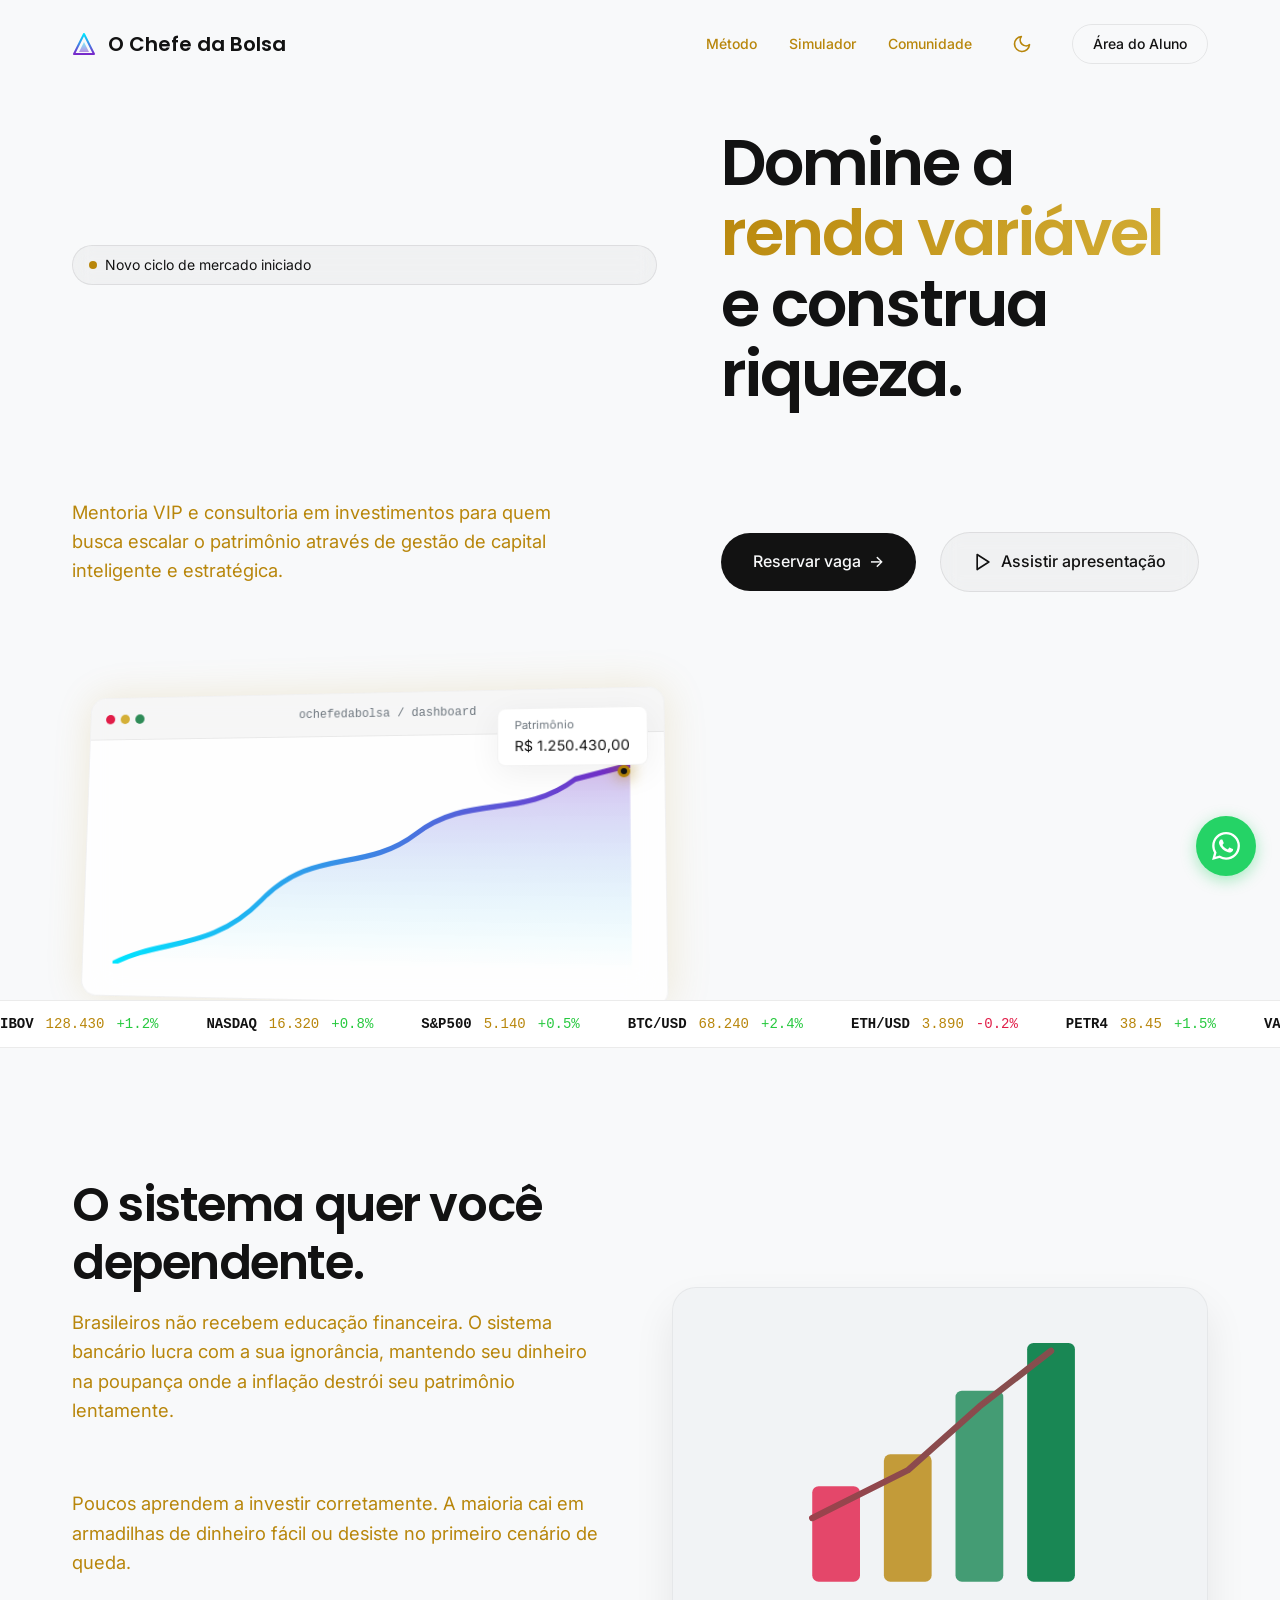
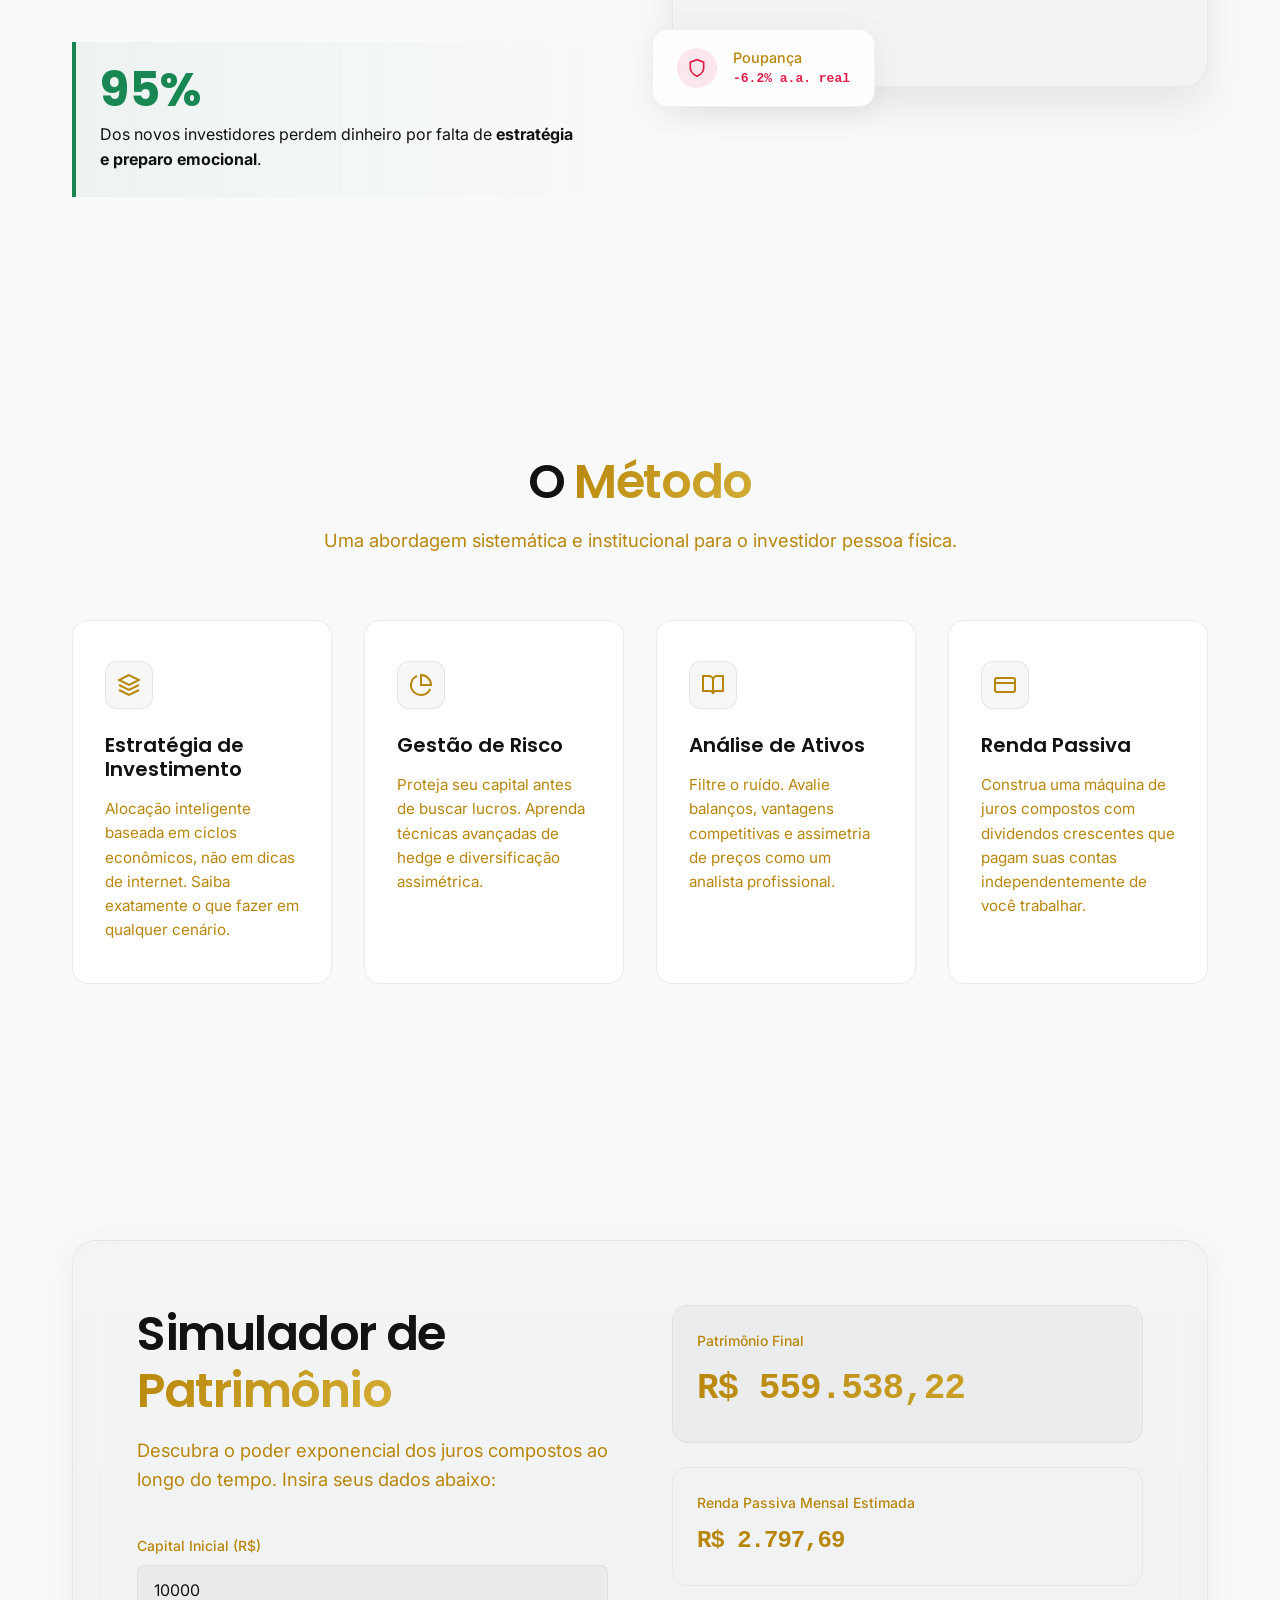
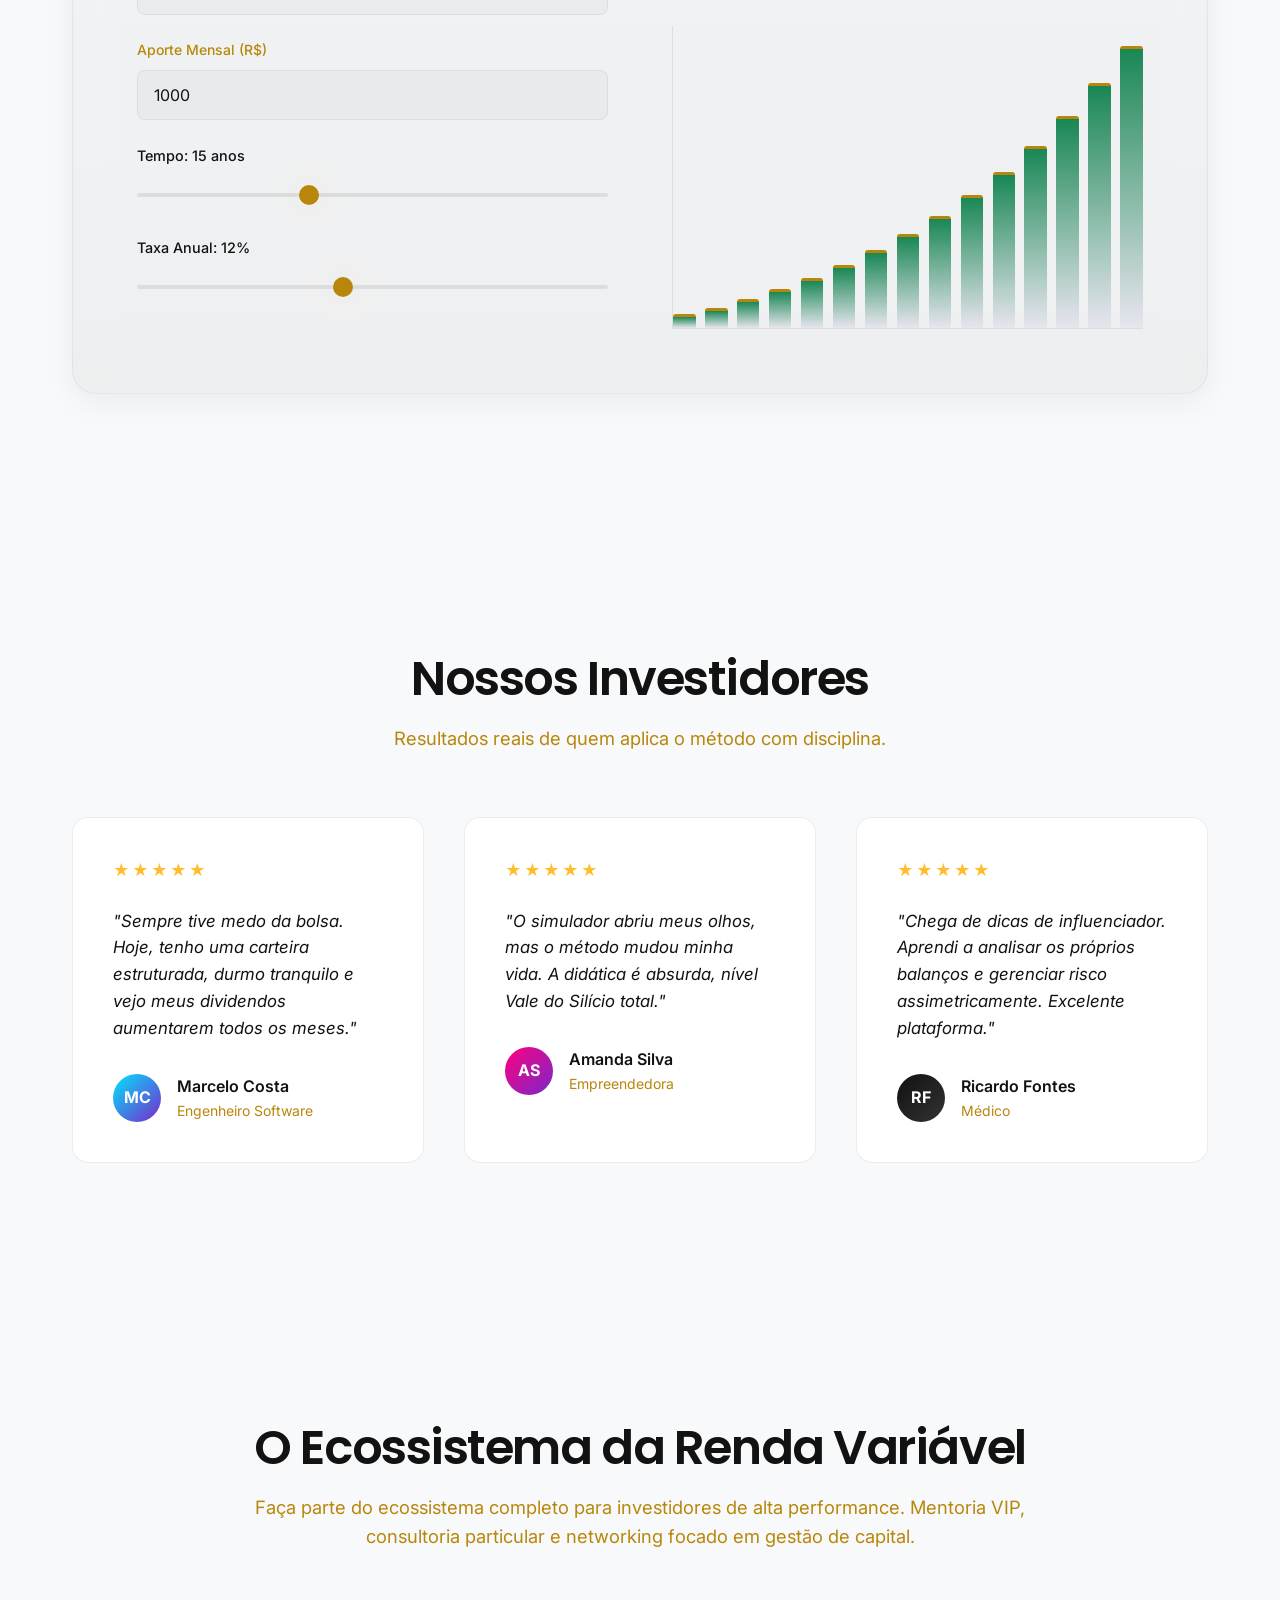
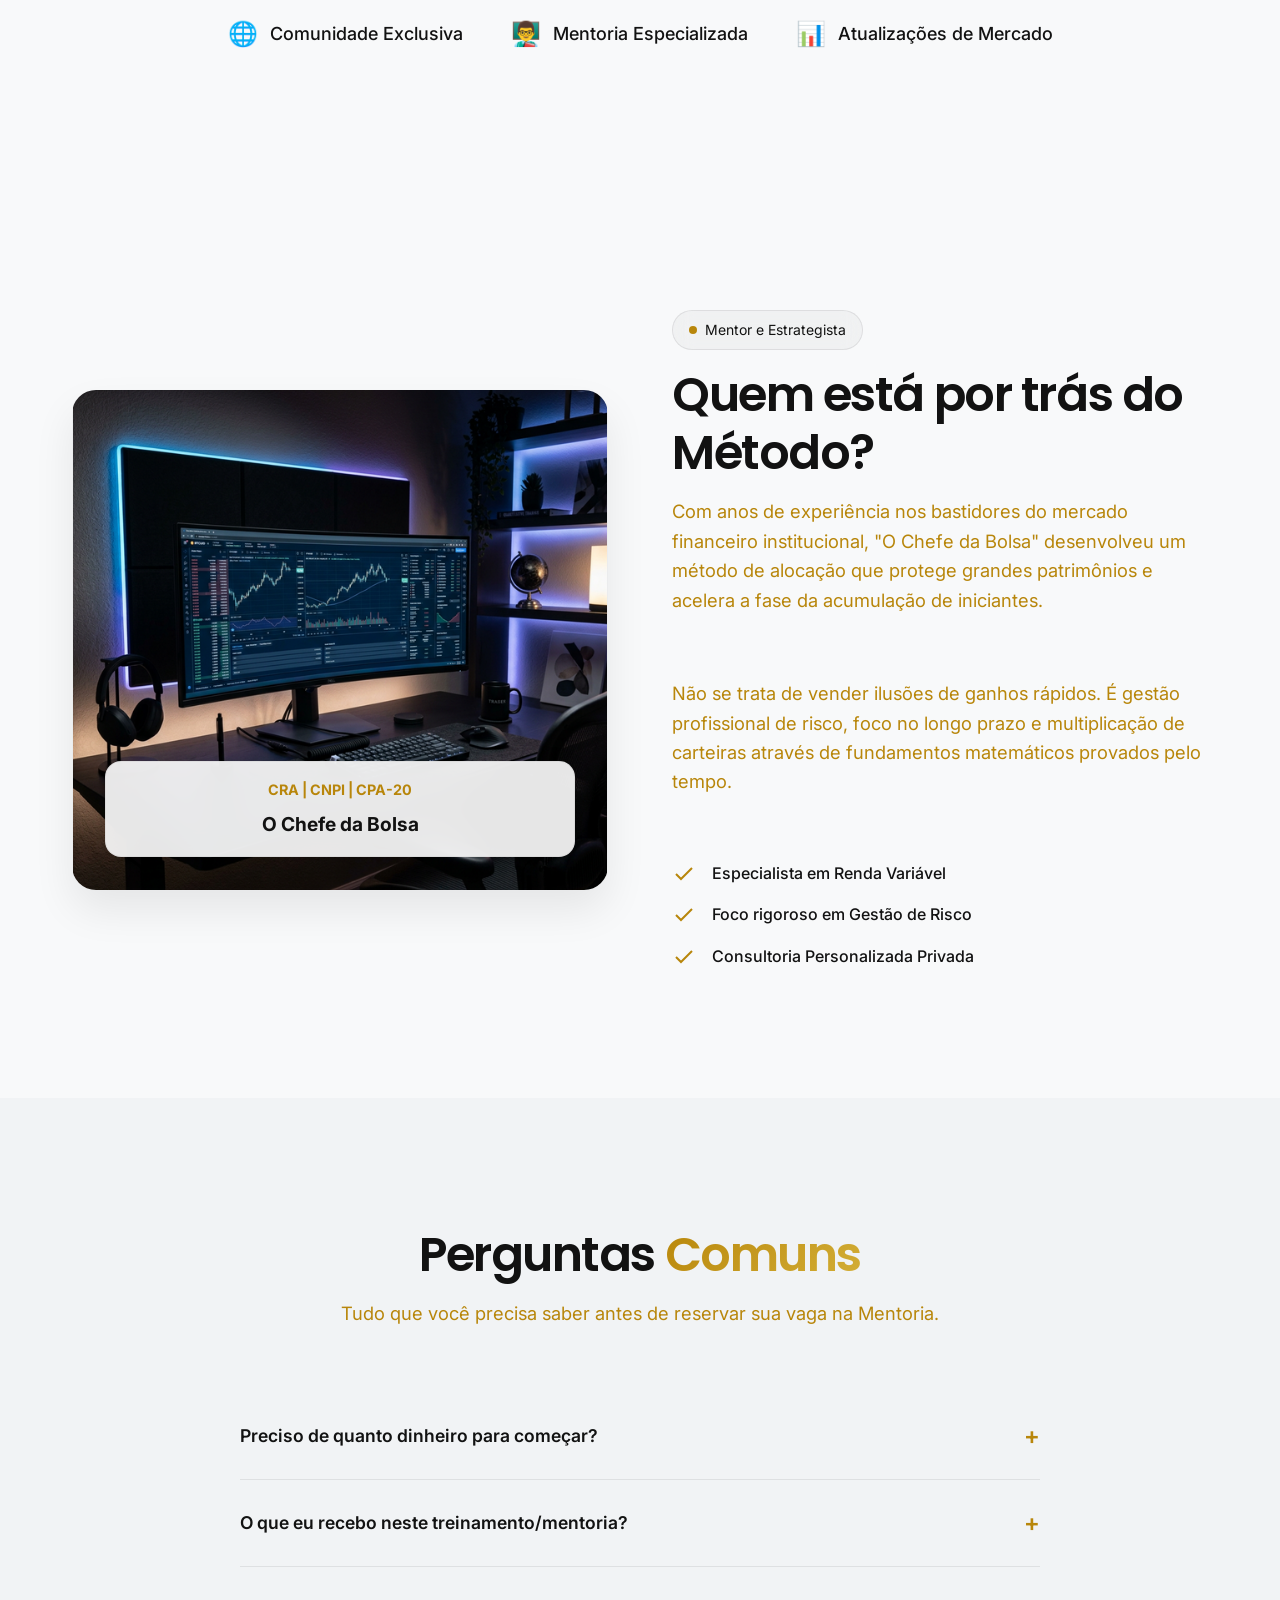
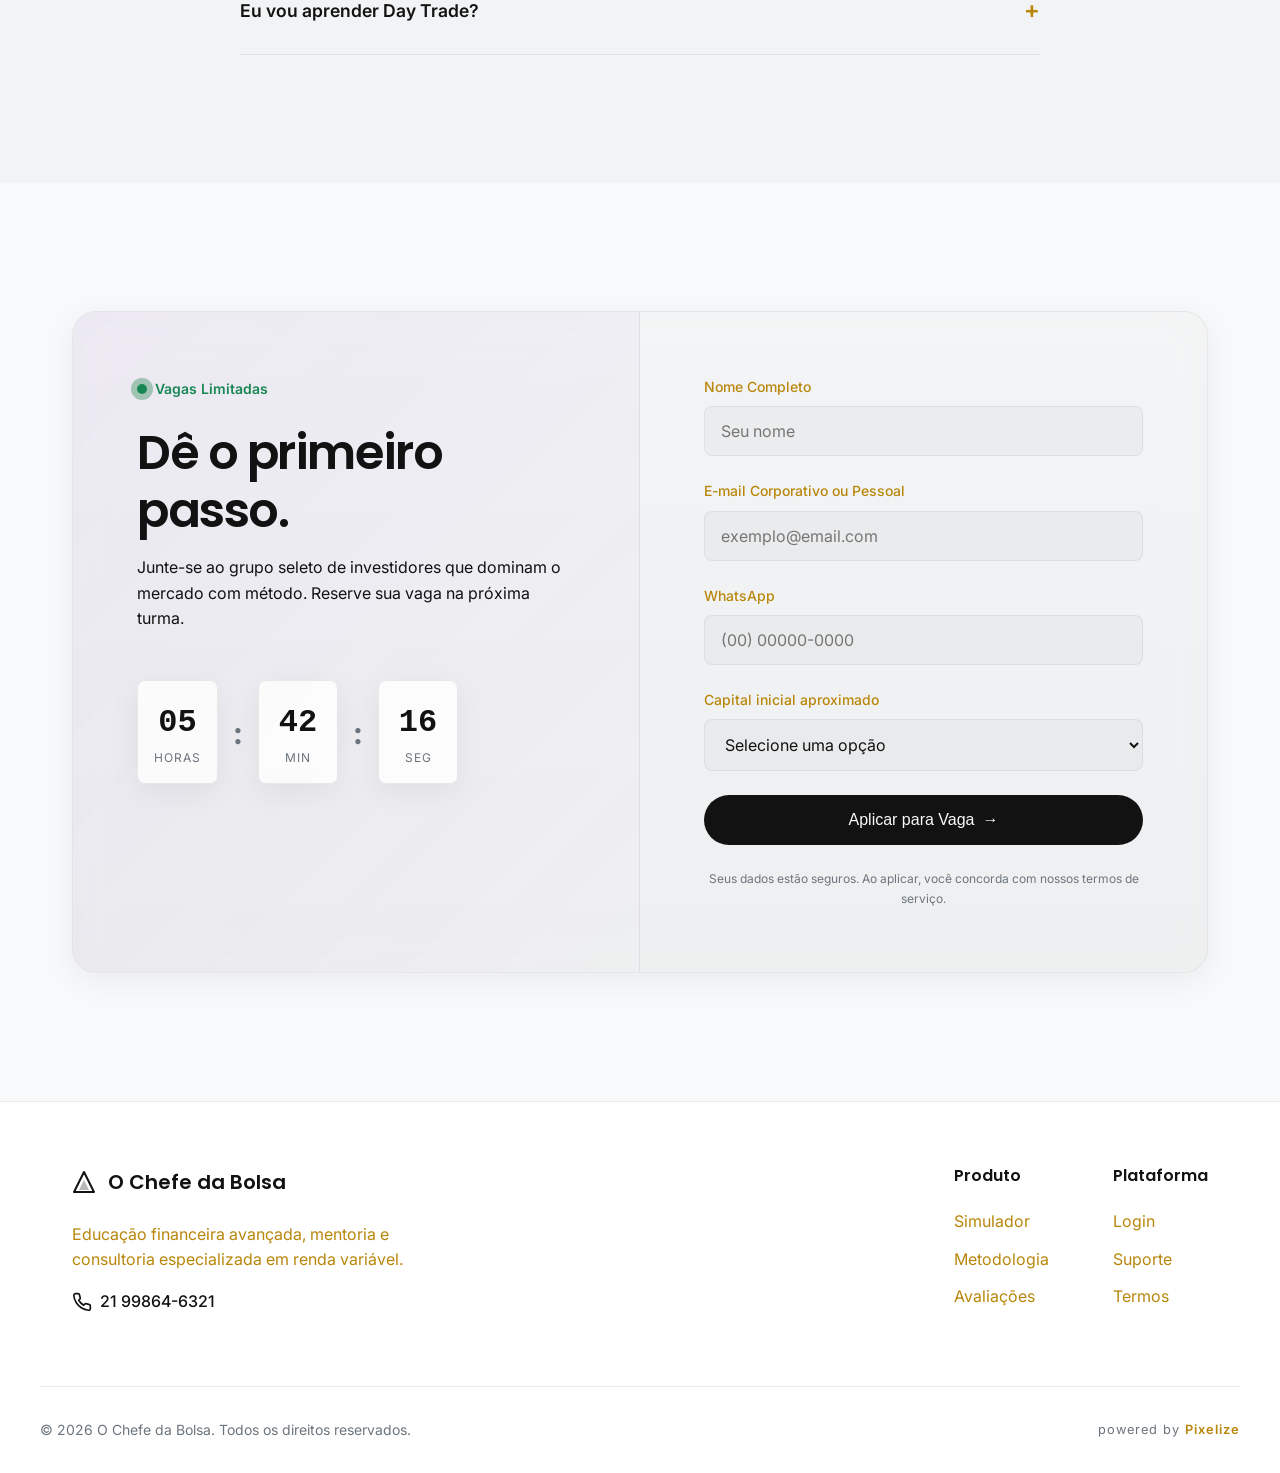
<file: ochefedabolsa/index.html>
<!DOCTYPE html>
<html lang="pt-BR">
<head>
    <meta charset="UTF-8">
    <meta name="viewport" content="width=device-width, initial-scale=1.0">
    <title>O Chefe da Bolsa | Domine o mercado financeiro</title>
    <meta name="description" content="Aprenda a construir patrimônio com estratégia, inteligência e disciplina. Plataforma premium de inteligência financeira.">
    
    <link rel="preconnect" href="https://fonts.googleapis.com">
    <link rel="preconnect" href="https://fonts.gstatic.com" crossorigin>
    <link href="https://fonts.googleapis.com/css2?family=Inter:wght@300;400;500;600;700&family=Poppins:wght@500;600;700&display=swap" rel="stylesheet">
    <link rel="stylesheet" href="css/style.css">
    <script>
        const savedTheme = localStorage.getItem('theme') || (window.matchMedia('(prefers-color-scheme: light)').matches ? 'light' : 'dark');
        document.documentElement.setAttribute('data-theme', savedTheme);
    </script>
</head>
<body>
    <div class="glow-orb orb-1"></div>
    <div class="glow-orb orb-2"></div>

    <!-- Navigation -->
    <header class="navbar" id="navbar">
        <div class="container nav-container">
            <div class="logo">
                <svg width="24" height="24" viewBox="0 0 24 24" fill="none" xmlns="http://www.w3.org/2000/svg">
                    <path d="M12 2L2 22H22L12 2Z" stroke="url(#paint0_linear)" stroke-width="2" stroke-linejoin="round"/>
                    <path d="M12 10L7 20H17L12 10Z" fill="url(#paint1_linear)"/>
                    <defs>
                        <linearGradient id="paint0_linear" x1="12" y1="2" x2="12" y2="22" gradientUnits="userSpaceOnUse">
                            <stop stop-color="#00E5FF"/>
                            <stop offset="1" stop-color="#7928CA"/>
                        </linearGradient>
                        <linearGradient id="paint1_linear" x1="12" y1="10" x2="12" y2="20" gradientUnits="userSpaceOnUse">
                            <stop stop-color="#00E5FF" stop-opacity="0.5"/>
                            <stop offset="1" stop-color="#7928CA" stop-opacity="0.5"/>
                        </linearGradient>
                    </defs>
                </svg>
                <span>O Chefe da Bolsa</span>
            </div>
            <nav class="nav-links">
                <a href="#solucao">Método</a>
                <a href="#simulador">Simulador</a>
                <a href="#comunidade">Comunidade</a>
                <button id="theme-toggle" class="btn-theme" aria-label="Toggle Theme">
                    <svg class="sun-icon" width="20" height="20" viewBox="0 0 24 24" fill="none" stroke="currentColor" stroke-width="2" stroke-linecap="round" stroke-linejoin="round"><circle cx="12" cy="12" r="5"></circle><line x1="12" y1="1" x2="12" y2="3"></line><line x1="12" y1="21" x2="12" y2="23"></line><line x1="4.22" y1="4.22" x2="5.64" y2="5.64"></line><line x1="18.36" y1="18.36" x2="19.78" y2="19.78"></line><line x1="1" y1="12" x2="3" y2="12"></line><line x1="21" y1="12" x2="23" y2="12"></line><line x1="4.22" y1="19.78" x2="5.64" y2="18.36"></line><line x1="18.36" y1="5.64" x2="19.78" y2="4.22"></line></svg>
                    <svg class="moon-icon" width="20" height="20" viewBox="0 0 24 24" fill="none" stroke="currentColor" stroke-width="2" stroke-linecap="round" stroke-linejoin="round"><path d="M21 12.79A9 9 0 1 1 11.21 3 7 7 0 0 0 21 12.79z"></path></svg>
                </button>
                <a href="#reserva" class="btn btn-sm btn-outline">Área do Aluno</a>
            </nav>
            <button class="hamburger" id="hamburger" aria-label="Menu">
                <span></span>
                <span></span>
                <span></span>
            </button>
        </div>
    </header>

    <!-- Hero Section -->
    <section class="hero">
        <div class="hero-bg">
            <!-- Inline SVG abstract background -->
            <svg class="hero-image" viewBox="0 0 1000 600" preserveAspectRatio="none" xmlns="http://www.w3.org/2000/svg">
                <defs>
                    <linearGradient id="grid-grad" x1="0%" y1="0%" x2="100%" y2="100%">
                        <stop offset="0%" stop-color="#2e8b57" stop-opacity="0.1"/>
                        <stop offset="100%" stop-color="#d4af37" stop-opacity="0.1"/>
                    </linearGradient>
                    <pattern id="grid" width="40" height="40" patternUnits="userSpaceOnUse">
                        <path d="M 40 0 L 0 0 0 40" fill="none" stroke="url(#grid-grad)" stroke-width="1"/>
                    </pattern>
                </defs>
                <rect width="100%" height="100%" fill="url(#grid)" />
                <path d="M0,400 Q200,300 400,350 T800,200 T1000,100" fill="none" stroke="#2e8b57" stroke-width="2" stroke-opacity="0.3"/>
                <path d="M0,500 Q300,450 600,300 T1000,200" fill="none" stroke="#d4af37" stroke-width="2" stroke-opacity="0.3"/>
            </svg>
            <div class="hero-overlay"></div>
        </div>
        <div class="container hero-content">
            <div class="hero-badge">
                <span class="badge-dot"></span>
                Novo ciclo de mercado iniciado
            </div>
            <h1 class="hero-title">
                Domine a <span class="gradient-text">renda variável</span> e construa riqueza.
            </h1>
            <p class="hero-subtitle">
                Mentoria VIP e consultoria em investimentos para quem busca escalar o patrimônio através de gestão de capital inteligente e estratégica.
            </p>
            <div class="hero-actions">
                <a href="#reserva" class="btn btn-primary">Reservar vaga <span class="arrow">→</span></a>
                <a href="#video" class="btn btn-secondary">
                    <svg width="20" height="20" viewBox="0 0 24 24" fill="none" stroke="currentColor" stroke-width="2" stroke-linecap="round" stroke-linejoin="round"><polygon points="5 3 19 12 5 21 5 3"></polygon></svg>
                    Assistir apresentação
                </a>
            </div>
            
            <div class="hero-ui-mockup">
                <div class="mockup-header">
                    <div class="dots"><span></span><span></span><span></span></div>
                    <div class="mockup-title">ochefedabolsa / dashboard</div>
                </div>
                <div class="mockup-body">
                    <div class="mockup-chart-container">
                        <svg class="mockup-chart" viewBox="0 0 500 150" preserveAspectRatio="none">
                            <path class="chart-line" d="M0,150 C50,130 100,140 150,100 C200,60 250,80 300,50 C350,20 400,40 450,10 L500,0" fill="none" stroke="url(#chart-gradient)" stroke-width="4" stroke-linecap="round"/>
                            <path class="chart-area" d="M0,150 C50,130 100,140 150,100 C200,60 250,80 300,50 C350,20 400,40 450,10 L500,0 L500,150 L0,150 Z" fill="url(#area-gradient)"/>
                            <defs>
                                <linearGradient id="chart-gradient" x1="0" y1="0" x2="1" y2="0">
                                    <stop offset="0%" stop-color="#00E5FF"/>
                                    <stop offset="100%" stop-color="#7928CA"/>
                                </linearGradient>
                                <linearGradient id="area-gradient" x1="0" y1="0" x2="0" y2="1">
                                    <stop offset="0%" stop-color="#7928CA" stop-opacity="0.3"/>
                                    <stop offset="100%" stop-color="#00E5FF" stop-opacity="0.0"/>
                                </linearGradient>
                            </defs>
                        </svg>
                        <div class="chart-point">
                            <div class="point-tooltip"><div>Patrimônio</div>R$ 1.250.430,00</div>
                        </div>
                    </div>
                </div>
            </div>
        </div>
    </section>

    <!-- Market Ticker -->
    <div class="ticker-wrapper">
        <div class="ticker-content" id="market-ticker">
            <!-- Populated by JS -->
        </div>
        <div class="ticker-content ticker-clone" id="market-ticker-clone">
            <!-- Populated by JS -->
        </div>
    </div>

    <!-- Problem Section -->
    <section class="section problem-section" id="problema">
        <div class="container">
            <div class="problem-grid">
                <div class="problem-content reveal">
                    <h2 class="section-title">O sistema quer você dependente.</h2>
                    <p class="section-desc">Brasileiros não recebem educação financeira. O sistema bancário lucra com a sua ignorância, mantendo seu dinheiro na poupança onde a inflação destrói seu patrimônio lentamente.</p>
                    <p class="section-desc">Poucos aprendem a investir corretamente. A maioria cai em armadilhas de dinheiro fácil ou desiste no primeiro cenário de queda.</p>
                    <div class="stat-box">
                        <div class="stat-number">95%</div>
                        <div class="stat-text">Dos novos investidores perdem dinheiro por falta de <strong>estratégia e preparo emocional</strong>.</div>
                    </div>
                </div>
                <div class="problem-visual reveal right">
                    <div class="rounded-image shadow-premium" style="background: var(--bg-surface-glow); height: 400px; display: flex; align-items: center; justify-content: center; position: relative; overflow: hidden;">
                        <svg width="80%" height="80%" viewBox="0 0 200 200" fill="none" xmlns="http://www.w3.org/2000/svg">
                            <rect x="20" y="100" width="30" height="60" rx="4" fill="#e11d48" fill-opacity="0.8"/>
                            <rect x="65" y="80" width="30" height="80" rx="4" fill="var(--primary)" fill-opacity="0.8"/>
                            <rect x="110" y="40" width="30" height="120" rx="4" fill="var(--secondary)" fill-opacity="0.8"/>
                            <rect x="155" y="10" width="30" height="150" rx="4" fill="var(--secondary)" fill-opacity="1"/>
                            <path d="M20 120 L80 90 L125 50 L170 15" stroke="url(#line-grad-2)" stroke-width="4" stroke-linecap="round" stroke-linejoin="round"/>
                            <defs>
                                <linearGradient id="line-grad-2" x1="0" y1="0" x2="200" y2="200" gradientUnits="userSpaceOnUse">
                                    <stop stop-color="#e11d48"/>
                                    <stop offset="1" stop-color="var(--secondary)"/>
                                </linearGradient>
                            </defs>
                        </svg>
                    </div>
                    <div class="glass-card floating-card-1">
                        <div class="card-icon error">
                            <svg width="20" height="20" viewBox="0 0 24 24" fill="none" stroke="currentColor" stroke-width="2"><path d="M12 22s8-4 8-10V5l-8-3-8 3v7c0 6 8 10 8 10z"></path></svg>
                        </div>
                        <div class="card-info">
                            <div class="card-title">Poupança</div>
                            <div class="card-value negative">-6.2% a.a. real</div>
                        </div>
                    </div>
                </div>
            </div>
        </div>
    </section>

    <!-- Solution Section -->
    <section class="section solution-section" id="solucao">
        <div class="container">
            <div class="section-header center reveal">
                <h2 class="section-title">O <span class="gradient-text">Método</span></h2>
                <p class="section-desc">Uma abordagem sistemática e institucional para o investidor pessoa física.</p>
            </div>
            
            <div class="cards-grid">
                <div class="feature-card reveal delay-1">
                    <div class="card-glow"></div>
                    <div class="card-icon-wrapper">
                        <svg width="24" height="24" viewBox="0 0 24 24" fill="none" stroke="currentColor" stroke-width="2"><polygon points="12 2 2 7 12 12 22 7 12 2"></polygon><polyline points="2 17 12 22 22 17"></polyline><polyline points="2 12 12 17 22 12"></polyline></svg>
                    </div>
                    <h3>Estratégia de Investimento</h3>
                    <p>Alocação inteligente baseada em ciclos econômicos, não em dicas de internet. Saiba exatamente o que fazer em qualquer cenário.</p>
                </div>
                <div class="feature-card reveal delay-2">
                    <div class="card-glow"></div>
                    <div class="card-icon-wrapper">
                        <svg width="24" height="24" viewBox="0 0 24 24" fill="none" stroke="currentColor" stroke-width="2"><path d="M21.21 15.89A10 10 0 1 1 8 2.83"></path><path d="M22 12A10 10 0 0 0 12 2v10z"></path></svg>
                    </div>
                    <h3>Gestão de Risco</h3>
                    <p>Proteja seu capital antes de buscar lucros. Aprenda técnicas avançadas de hedge e diversificação assimétrica.</p>
                </div>
                <div class="feature-card reveal delay-3">
                    <div class="card-glow"></div>
                    <div class="card-icon-wrapper">
                        <svg width="24" height="24" viewBox="0 0 24 24" fill="none" stroke="currentColor" stroke-width="2"><path d="M2 3h6a4 4 0 0 1 4 4v14a3 3 0 0 0-3-3H2z"></path><path d="M22 3h-6a4 4 0 0 0-4 4v14a3 3 0 0 1 3-3h7z"></path></svg>
                    </div>
                    <h3>Análise de Ativos</h3>
                    <p>Filtre o ruído. Avalie balanços, vantagens competitivas e assimetria de preços como um analista profissional.</p>
                </div>
                <div class="feature-card reveal delay-4">
                    <div class="card-glow"></div>
                    <div class="card-icon-wrapper">
                        <svg width="24" height="24" viewBox="0 0 24 24" fill="none" stroke="currentColor" stroke-width="2"><rect x="2" y="5" width="20" height="14" rx="2"></rect><line x1="2" y1="10" x2="22" y2="10"></line></svg>
                    </div>
                    <h3>Renda Passiva</h3>
                    <p>Construa uma máquina de juros compostos com dividendos crescentes que pagam suas contas independentemente de você trabalhar.</p>
                </div>
            </div>
        </div>
    </section>

    <!-- Interactive Simulator -->
    <section class="section simulator-section" id="simulador">
        <div class="container">
            <div class="simulator-wrapper glass-panel reveal">
                <div class="simulator-content">
                    <h2 class="section-title">Simulador de <span class="gradient-text">Patrimônio</span></h2>
                    <p class="section-desc">Descubra o poder exponencial dos juros compostos ao longo do tempo. Insira seus dados abaixo:</p>
                    
                    <div class="form-group">
                        <label for="capital">Capital Inicial (R$)</label>
                        <input type="number" id="capital" value="10000" class="input-modern">
                    </div>
                    <div class="form-group">
                        <label for="aporte">Aporte Mensal (R$)</label>
                        <input type="number" id="aporte" value="1000" class="input-modern">
                    </div>
                    <div class="form-range-group">
                        <div class="range-header">
                            <label for="tempo">Tempo: <span id="tempo-val">15</span> anos</label>
                        </div>
                        <input type="range" id="tempo" min="1" max="40" value="15" class="range-modern">
                    </div>
                    <div class="form-range-group">
                        <div class="range-header">
                            <label for="taxa">Taxa Anual: <span id="taxa-val">12</span>%</label>
                        </div>
                        <input type="range" id="taxa" min="2" max="25" value="12" step="0.5" class="range-modern">
                    </div>
                </div>
                <div class="simulator-results">
                    <div class="result-card">
                        <div class="result-label">Patrimônio Final</div>
                        <div class="result-value gradient-text" id="resultado-patrimonio">R$ 0,00</div>
                    </div>
                    <div class="result-card secondary">
                        <div class="result-label">Renda Passiva Mensal Estimada</div>
                        <div class="result-value" id="resultado-renda">R$ 0,00</div>
                    </div>
                    <div class="simulator-chart" id="sim-chart-container">
                        <!-- Chart generated via JS -->
                    </div>
                </div>
            </div>
        </div>
    </section>

    <!-- Social Proof -->
    <section class="section">
        <div class="container">
            <div class="section-header center reveal">
                <h2 class="section-title">Nossos Investidores</h2>
                <p class="section-desc">Resultados reais de quem aplica o método com disciplina.</p>
            </div>
            
            <div class="testimonials-grid">
                <div class="testimonial-card reveal">
                    <div class="stars">★★★★★</div>
                    <p class="quote">"Sempre tive medo da bolsa. Hoje, tenho uma carteira estruturada, durmo tranquilo e vejo meus dividendos aumentarem todos os meses."</p>
                    <div class="author">
                        <div class="author-avatar" style="background: linear-gradient(135deg, #00E5FF, #7928CA)">MC</div>
                        <div>
                            <div class="author-name">Marcelo Costa</div>
                            <div class="author-role">Engenheiro Software</div>
                        </div>
                    </div>
                </div>
                <div class="testimonial-card reveal delay-1">
                    <div class="stars">★★★★★</div>
                    <p class="quote">"O simulador abriu meus olhos, mas o método mudou minha vida. A didática é absurda, nível Vale do Silício total."</p>
                    <div class="author">
                        <div class="author-avatar" style="background: linear-gradient(135deg, #ff0080, #7928CA)">AS</div>
                        <div>
                            <div class="author-name">Amanda Silva</div>
                            <div class="author-role">Empreendedora</div>
                        </div>
                    </div>
                </div>
                <div class="testimonial-card reveal delay-2">
                    <div class="stars">★★★★★</div>
                    <p class="quote">"Chega de dicas de influenciador. Aprendi a analisar os próprios balanços e gerenciar risco assimetricamente. Excelente plataforma."</p>
                    <div class="author">
                        <div class="author-avatar" style="background: linear-gradient(135deg, #111, #333)">RF</div>
                        <div>
                            <div class="author-name">Ricardo Fontes</div>
                            <div class="author-role">Médico</div>
                        </div>
                    </div>
                </div>
            </div>
        </div>
    </section>

    <!-- Community -->
    <section class="section community-section" id="comunidade">
        <div class="container center reveal">
            <h2 class="section-title">O Ecossistema da Renda Variável</h2>
            <p class="section-desc max-w-lg mx-auto">Faça parte do ecossistema completo para investidores de alta performance. Mentoria VIP, consultoria particular e networking focado em gestão de capital.</p>
            
            <div class="community-features">
                <div class="c-feature">
                    <div class="c-icon">🌐</div>
                    <span>Comunidade Exclusiva</span>
                </div>
                <div class="c-feature">
                    <div class="c-icon">👨‍🏫</div>
                    <span>Mentoria Especializada</span>
                </div>
                <div class="c-feature">
                    <div class="c-icon">📊</div>
                    <span>Atualizações de Mercado</span>
                </div>
            </div>
        </div>
    </section>

    <!-- Mentor Section -->
    <section class="section mentor-section" id="mentor">
        <div class="container">
            <div class="problem-grid">
                <div class="problem-visual reveal left">
                    <div class="rounded-image shadow-premium" style="background: url('figures/trader.jpg') center/cover no-repeat; height: 500px; display: flex; align-items: flex-end; padding: 2rem;">
                         <div class="glass-card" style="position: relative; width: 100%; bottom: 0; left: 0; animation: none;">
                            <div class="card-info" style="text-align: center; width: 100%;">
                                <div class="card-title" style="color: var(--primary); font-weight: bold; margin-bottom: 0.5rem;">CRA | CNPI | CPA-20</div>
                                <div class="card-value" style="font-size: 1.2rem;">O Chefe da Bolsa</div>
                            </div>
                        </div>
                    </div>
                </div>
                <div class="problem-content reveal">
                    <div class="hero-badge" style="margin-bottom: 1rem;"><span class="badge-dot"></span> Mentor e Estrategista</div>
                    <h2 class="section-title">Quem está por trás do Método?</h2>
                    <p class="section-desc">Com anos de experiência nos bastidores do mercado financeiro institucional, "O Chefe da Bolsa" desenvolveu um método de alocação que protege grandes patrimônios e acelera a fase da acumulação de iniciantes.</p>
                    <p class="section-desc">Não se trata de vender ilusões de ganhos rápidos. É gestão profissional de risco, foco no longo prazo e multiplicação de carteiras através de fundamentos matemáticos provados pelo tempo.</p>
                    <ul style="list-style: none; margin-top: 2rem;">
                        <li style="margin-bottom: 1rem; display: flex; gap: 1rem; align-items: center; font-weight: 500;"><svg width="24" height="24" viewBox="0 0 24 24" fill="none" stroke="var(--primary)" stroke-width="2"><polyline points="20 6 9 17 4 12"></polyline></svg> Especialista em Renda Variável</li>
                        <li style="margin-bottom: 1rem; display: flex; gap: 1rem; align-items: center; font-weight: 500;"><svg width="24" height="24" viewBox="0 0 24 24" fill="none" stroke="var(--primary)" stroke-width="2"><polyline points="20 6 9 17 4 12"></polyline></svg> Foco rigoroso em Gestão de Risco</li>
                        <li style="display: flex; gap: 1rem; align-items: center; font-weight: 500;"><svg width="24" height="24" viewBox="0 0 24 24" fill="none" stroke="var(--primary)" stroke-width="2"><polyline points="20 6 9 17 4 12"></polyline></svg> Consultoria Personalizada Privada</li>
                    </ul>
                </div>
            </div>
        </div>
    </section>

    <!-- FAQ Section -->
    <section class="section faq-section" id="faq" style="background: var(--bg-surface-glow)">
        <div class="container">
            <div class="section-header center reveal">
                <h2 class="section-title">Perguntas <span class="gradient-text">Comuns</span></h2>
                <p class="section-desc">Tudo que você precisa saber antes de reservar sua vaga na Mentoria.</p>
            </div>
            
            <div class="faq-container" style="max-width: 800px; margin: 0 auto;">
                <div class="faq-item reveal delay-1" style="border-bottom: 1px solid var(--border); padding: 1.5rem 0; cursor: pointer;">
                    <div class="faq-question" style="display: flex; justify-content: space-between; align-items: center; font-weight: 600; font-size: 1.1rem; color: var(--text-primary);">
                        Preciso de quanto dinheiro para começar?
                        <span class="faq-icon" style="color: var(--primary); font-size: 1.5rem; transition: transform 0.3s;">+</span>
                    </div>
                    <div class="faq-answer" style="max-height: 0; overflow: hidden; transition: max-height 0.3s ease; color: var(--text-secondary); margin-top: 0;">
                        <p style="padding-top: 1rem;">O método é desenhado percentualmente. Isso significa que ele funciona independentemente de você começar com R$ 1.000 ou R$ 1.000.000. Gestão de risco se aplica a qualquer magnitude financeira.</p>
                    </div>
                </div>
                <div class="faq-item reveal delay-2" style="border-bottom: 1px solid var(--border); padding: 1.5rem 0; cursor: pointer;">
                    <div class="faq-question" style="display: flex; justify-content: space-between; align-items: center; font-weight: 600; font-size: 1.1rem; color: var(--text-primary);">
                        O que eu recebo neste treinamento/mentoria?
                        <span class="faq-icon" style="color: var(--primary); font-size: 1.5rem; transition: transform 0.3s;">+</span>
                    </div>
                    <div class="faq-answer" style="max-height: 0; overflow: hidden; transition: max-height 0.3s ease; color: var(--text-secondary); margin-top: 0;">
                        <p style="padding-top: 1rem;">Você terá acesso a trilhas de aula atualizadas cobrindo do zero ao avançado em Renda Variável, além do suporte 1-a-1 via WhatsApp com o Chefe da Bolsa, lives quinzenais de monitoramento de mercado e nossas planilhas exclusivas de gestão e rebalanceamento dinâmico.</p>
                    </div>
                </div>
                <div class="faq-item reveal delay-3" style="border-bottom: 1px solid var(--border); padding: 1.5rem 0; cursor: pointer;">
                    <div class="faq-question" style="display: flex; justify-content: space-between; align-items: center; font-weight: 600; font-size: 1.1rem; color: var(--text-primary);">
                        Eu vou aprender Day Trade?
                        <span class="faq-icon" style="color: var(--primary); font-size: 1.5rem; transition: transform 0.3s;">+</span>
                    </div>
                    <div class="faq-answer" style="max-height: 0; overflow: hidden; transition: max-height 0.3s ease; color: var(--text-secondary); margin-top: 0;">
                        <p style="padding-top: 1rem;">Não. Focamos exclusivamente em *Wealth Building* (Criação de Riqueza). Nosso foco é Value Investing, Stock Picking estruturado e alocações assimétricas de longo e médio prazo. Estatisticamente, é assim que fortunas geracionais são criadas de forma segura.</p>
                    </div>
                </div>
            </div>
        </div>
    </section>

    <!-- Reservation Form -->
    <section class="section reservation-section" id="reserva">
        <div class="container">
            <div class="reservation-grid glass-panel reveal">
                <div class="reservation-info">
                    <div class="pulse-indicator">
                        <span class="pulse-ring"></span>
                        <span class="pulse-core"></span> Vagas Limitadas
                    </div>
                    <h2 class="section-title">Dê o primeiro passo.</h2>
                    <p>Junte-se ao grupo seleto de investidores que dominam o mercado com método. Reserve sua vaga na próxima turma.</p>
                    
                    <div class="scarcity-timer" id="timer">
                        <div class="time-block">
                            <span class="time-num" id="t-hours">05</span>
                            <span class="time-label">Horas</span>
                        </div>
                        <span class="colon">:</span>
                        <div class="time-block">
                            <span class="time-num" id="t-mins">42</span>
                            <span class="time-label">Min</span>
                        </div>
                        <span class="colon">:</span>
                        <div class="time-block">
                            <span class="time-num" id="t-secs">18</span>
                            <span class="time-label">Seg</span>
                        </div>
                    </div>
                </div>
                <div class="reservation-form">
                    <form id="lead-form">
                        <div class="form-group">
                            <label>Nome Completo</label>
                            <input type="text" class="input-modern" placeholder="Seu nome" required>
                        </div>
                        <div class="form-group">
                            <label>E-mail Corporativo ou Pessoal</label>
                            <input type="email" class="input-modern" placeholder="exemplo@email.com" required>
                        </div>
                        <div class="form-group">
                            <label>WhatsApp</label>
                            <input type="tel" class="input-modern" placeholder="(00) 00000-0000" required>
                        </div>
                        <div class="form-group">
                            <label>Capital inicial aproximado</label>
                            <select class="input-modern" required>
                                <option value="" disabled selected>Selecione uma opção</option>
                                <option value="1">Até R$ 10.000</option>
                                <option value="2">R$ 10.000 a R$ 50.000</option>
                                <option value="3">R$ 50.000 a R$ 100.000</option>
                                <option value="4">Mais de R$ 100.000</option>
                            </select>
                        </div>
                        <button type="submit" class="btn btn-primary btn-block">Aplicar para Vaga <span class="arrow">→</span></button>
                        <p class="form-footer">Seus dados estão seguros. Ao aplicar, você concorda com nossos termos de serviço.</p>
                    </form>
                </div>
            </div>
        </div>
    </section>

    <!-- Footer -->
    <footer class="footer">
        <div class="container footer-content">
            <div class="footer-brand">
                <div class="logo">
                     <svg width="24" height="24" viewBox="0 0 24 24" fill="none" xmlns="http://www.w3.org/2000/svg">
                        <path d="M12 2L2 22H22L12 2Z" stroke-width="2" stroke="currentColor" stroke-linejoin="round"/>
                        <path d="M12 10L7 20H17L12 10Z" fill="currentColor" fill-opacity="0.3"/>
                    </svg>
                    <span>O Chefe da Bolsa</span>
                </div>
                <p>Educação financeira avançada, mentoria e consultoria especializada em renda variável.</p>
                <div style="margin-top: 1rem; color: var(--text-primary); display: flex; align-items: center; gap: 0.5rem; font-weight: 500;">
                    <svg width="20" height="20" viewBox="0 0 24 24" fill="none" stroke="currentColor" stroke-width="2" stroke-linecap="round" stroke-linejoin="round"><path d="M22 16.92v3a2 2 0 0 1-2.18 2 19.79 19.79 0 0 1-8.63-3.07 19.5 19.5 0 0 1-6-6 19.79 19.79 0 0 1-3.07-8.67A2 2 0 0 1 4.11 2h3a2 2 0 0 1 2 1.72 12.84 12.84 0 0 0 .7 2.81 2 2 0 0 1-.45 2.11L8.09 9.91a16 16 0 0 0 6 6l1.27-1.27a2 2 0 0 1 2.11-.45 12.84 12.84 0 0 0 2.81.7A2 2 0 0 1 22 16.92z"></path></svg>
                    21 99864-6321
                </div>
            </div>
            <div class="footer-links">
                <div class="link-group">
                    <h4>Produto</h4>
                    <a href="#">Simulador</a>
                    <a href="#">Metodologia</a>
                    <a href="#">Avaliações</a>
                </div>
                <div class="link-group">
                    <h4>Plataforma</h4>
                    <a href="#">Login</a>
                    <a href="#">Suporte</a>
                    <a href="#">Termos</a>
                </div>
            </div>
        </div>
        <div class="container footer-bottom" style="display: flex; justify-content: space-between; align-items: center; flex-wrap: wrap; gap: 1rem;">
            <p>&copy; 2026 O Chefe da Bolsa. Todos os direitos reservados.</p>
            <p style="font-size: 0.8rem; letter-spacing: 1px;">powered by <span style="color: var(--primary); font-weight: 600;">Pixelize</span></p>
        </div>
    </footer>

    <!-- Floating WhatsApp Button -->
    <a href="https://wa.me/5521998646321" target="_blank" class="wpp-floating" aria-label="Fale conosco no WhatsApp">
        <svg viewBox="0 0 24 24" width="28" height="28" fill="white">
            <path d="M17.472 14.382c-.297-.149-1.758-.867-2.03-.967-.273-.099-.471-.148-.67.15-.197.297-.767.966-.94 1.164-.173.199-.347.223-.644.075-.297-.15-1.255-.463-2.39-1.475-.883-.788-1.48-1.761-1.653-2.059-.173-.297-.018-.458.13-.606.134-.133.298-.347.446-.52.149-.174.198-.298.298-.497.099-.198.05-.371-.025-.52-.075-.149-.669-1.612-.916-2.207-.242-.579-.487-.5-.669-.51a12.8 12.8 0 0 0-.57-.01c-.198 0-.52.074-.792.372-.272.297-1.04 1.016-1.04 2.479 0 1.462 1.065 2.875 1.213 3.074.149.198 2.096 3.2 5.077 4.487.709.306 1.262.489 1.694.625.712.227 1.36.195 1.871.118.571-.085 1.758-.719 2.006-1.413.248-.694.248-1.289.173-1.413-.074-.124-.272-.198-.57-.347m-5.421 7.403h-.004a9.87 9.87 0 0 1-5.031-1.378l-.361-.214-3.741.982.998-3.648-.235-.374a9.86 9.86 0 0 1-1.51-5.26c.001-5.45 4.436-9.884 9.888-9.884 2.64 0 5.122 1.03 6.988 2.898a9.825 9.825 0 0 1 2.893 6.994c-.003 5.45-4.437 9.884-9.885 9.884m8.413-18.297A11.815 11.815 0 0 0 12.05 0C5.495 0 .16 5.335.157 11.892c0 2.096.547 4.142 1.588 5.945L.057 24l6.305-1.654a11.882 11.882 0 0 0 5.683 1.448h.005c6.554 0 11.89-5.335 11.893-11.893a11.821 11.821 0 0 0-3.48-8.413z"/>
        </svg>
    </a>

    <script src="js/main.js"></script>
</body>
</html>
</file>
<file: ochefedabolsa/css/style.css>
/* =========================================
   CORE VARIABLES & RESET
   ========================================= */
:root {
    /* Dark Mode Colors (Black/Gold/Green) */
    --bg-dark: #0a0a0a;
    --bg-surface: #141414;
    --bg-surface-glow: #1f1f1f;
    --text-primary: #ffffff;
    --text-secondary: #d4af37; /* Elegant Gold */
    --text-muted: #888888;
    --primary: #d4af37; /* Gold */
    --secondary: #2e8b57; /* Sea Green / Emerald */
    --accent: #2e8b57; /* Green for actions */
    
    /* Structural Elements */
    --border: rgba(255, 255, 255, 0.08);
    --border-hover: rgba(255, 255, 255, 0.15);
    --glass-bg: rgba(15, 15, 18, 0.7);
    --glass-card: rgba(18, 18, 22, 0.8);
    --glass-border: rgba(255, 255, 255, 0.1);
    --input-bg: rgba(255, 255, 255, 0.05);
    
    /* Background Overlays & Gradients */
    --hero-overlay-start: rgba(10,10,10,0.85);
    --hero-overlay-end: var(--bg-dark);
    --tech-gradient: linear-gradient(135deg, #d4af37, #f3e5ab); /* Gold gradient */
    --tech-gradient-hover: linear-gradient(135deg, #f3e5ab, #ffffff);
    --surface-gradient: linear-gradient(180deg, rgba(255, 255, 255, 0.03) 0%, rgba(255, 255, 255, 0.0) 100%);
    --mockup-bg: rgba(18, 18, 18, 0.6);
    --card-hover-bg: rgba(255, 255, 255, 0.02);
    --time-bg: rgba(0, 0, 0, 0.5);
    
    /* Effects */
    --shadow-soft: 0 8px 32px rgba(0, 0, 0, 0.4);
    --shadow-glow: 0 0 40px rgba(212, 175, 55, 0.15); /* Gold glow */
    --shadow-premium: 0 20px 40px rgba(0,0,0,0.6);
}

[data-theme="light"] {
    /* Light Mode Colors (White/Gold/Green) */
    --bg-dark: #f8f9fa;
    --bg-surface: #ffffff;
    --bg-surface-glow: #f1f3f5;
    --text-primary: #121212;
    --text-secondary: #b8860b; /* Darker Gold for legibility */
    --text-muted: #6c757d;
    --primary: #b8860b; /* Darker Gold */
    --secondary: #198754; /* Forest Green */
    --accent: #198754;
    
    /* Structural Elements */
    --border: rgba(0, 0, 0, 0.08);
    --border-hover: rgba(0, 0, 0, 0.15);
    --glass-bg: rgba(255, 255, 255, 0.8);
    --glass-card: rgba(255, 255, 255, 0.9);
    --glass-border: rgba(0, 0, 0, 0.05);
    --input-bg: rgba(0, 0, 0, 0.03);
    
    /* Background Overlays & Gradients */
    --hero-overlay-start: rgba(248,249,250,0.85);
    --hero-overlay-end: #f8f9fa;
    --tech-gradient: linear-gradient(135deg, #b8860b, #d4af37);
    --surface-gradient: linear-gradient(180deg, rgba(0, 0, 0, 0.02) 0%, rgba(0, 0, 0, 0.04) 100%);
    --mockup-bg: rgba(255, 255, 255, 0.8);
    --card-hover-bg: rgba(0, 0, 0, 0.01);
    --time-bg: rgba(255, 255, 255, 0.8);
    
    /* Effects */
    --shadow-soft: 0 8px 32px rgba(0, 0, 0, 0.06);
    --shadow-glow: 0 0 40px rgba(184, 134, 11, 0.15);
    --shadow-premium: 0 20px 40px rgba(0,0,0,0.08);
}

:root {
    /* Typo */
    --font-heading: 'Poppins', sans-serif;
    --font-body: 'Inter', sans-serif;
    
    /* Layout */
    --container-width: 1200px;
    --spacing-sm: 1rem;
    --spacing-md: 2rem;
    --spacing-lg: 4rem;
    --spacing-xl: 8rem;
    
    /* Sizes */
    --radius-sm: 8px;
    --radius-md: 16px;
    --radius-lg: 24px;
    --transition: all 0.3s cubic-bezier(0.16, 1, 0.3, 1); /* Apple-like smooth bezier */
}

* {
    margin: 0;
    padding: 0;
    box-sizing: border-box;
}

html {
    scroll-behavior: smooth;
    background-color: var(--bg-dark);
}

body {
    font-family: var(--font-body);
    background-color: var(--bg-dark);
    color: var(--text-primary);
    line-height: 1.6;
    overflow-x: hidden;
    position: relative;
    /* Font smoothing for absolute premium finish */
    -webkit-font-smoothing: antialiased;
    -moz-osx-font-smoothing: grayscale;
    transition: background-color 0.5s ease, color 0.5s ease;
}

/* Typography */
h1, h2, h3, h4 {
    font-family: var(--font-heading);
    font-weight: 600;
    line-height: 1.2;
    margin-bottom: 1rem;
}

/* =========================================
   UTILITIES & COMPONENTS
   ========================================= */
.container {
    max-width: var(--container-width);
    margin: 0 auto;
    padding: 0 2rem;
}

.center { text-align: center; }
.mx-auto { margin-left: auto; margin-right: auto; }
.max-w-lg { max-width: 800px; }

.section {
    padding: var(--spacing-xl) 0;
    position: relative;
}

.section-title {
    font-size: 3rem;
    letter-spacing: -0.03em; /* Tighter tracking for premium feel */
}

.section-desc {
    color: var(--text-secondary);
    font-size: 1.15rem;
    margin-bottom: var(--spacing-lg);
}

.gradient-text {
    background: var(--tech-gradient);
    -webkit-background-clip: text;
    -webkit-text-fill-color: transparent;
    background-clip: text;
}

/* Background Effects */
.glow-orb {
    position: absolute;
    border-radius: 50%;
    filter: blur(140px);
    z-index: -1;
    pointer-events: none;
    opacity: 0.8;
}
.orb-1 {
    width: 600px;
    height: 600px;
    background: rgba(212, 175, 55, 0.1); /* Gold Flow */
    top: -200px;
    right: -100px;
}
.orb-2 {
    width: 500px;
    height: 500px;
    background: rgba(46, 139, 87, 0.1); /* Green Flow */
    top: 40%;
    left: -200px;
}
[data-theme="light"] .orb-1 { background: rgba(184, 134, 11, 0.08); }
[data-theme="light"] .orb-2 { background: rgba(25, 135, 84, 0.08); }

/* Buttons */
.btn {
    display: inline-flex;
    align-items: center;
    justify-content: center;
    gap: 0.5rem;
    padding: 1rem 2rem;
    border-radius: 100px;
    font-weight: 500;
    text-decoration: none;
    transition: var(--transition);
    cursor: pointer;
    border: none;
    font-size: 1rem;
}

.btn-sm {
    padding: 0.5rem 1.25rem;
    font-size: 0.875rem;
}

.btn-primary {
    background: var(--text-primary);
    color: var(--bg-dark);
}

.btn-primary:hover {
    transform: translateY(-2px);
    box-shadow: 0 10px 25px rgba(0, 0, 0, 0.15);
}

.btn-secondary {
    background: var(--input-bg);
    color: var(--text-primary);
    border: 1px solid var(--border);
    backdrop-filter: blur(10px);
}

.btn-secondary:hover {
    background: var(--border-hover);
    border-color: var(--border-hover);
}

.btn-outline {
    border: 1px solid var(--border);
    color: var(--text-primary);
    background: transparent;
}
.btn-outline:hover {
    background: var(--text-primary);
    color: var(--bg-dark);
}

.btn-block {
    width: 100%;
}

.arrow { transition: transform 0.3s ease; }
.btn:hover .arrow { transform: translateX(5px); }

/* Theme Toggle Button */
.btn-theme {
    background: transparent;
    border: none;
    color: var(--text-secondary);
    cursor: pointer;
    display: flex;
    align-items: center;
    justify-content: center;
    padding: 8px;
    border-radius: 50%;
    transition: var(--transition);
}
.btn-theme:hover {
    color: var(--text-primary);
    background: var(--input-bg);
}
.moon-icon { display: none; }
[data-theme="light"] .sun-icon { display: none; }
[data-theme="light"] .moon-icon { display: block; }

/* Glass Panels */
.glass-panel {
    background: var(--surface-gradient);
    border: 1px solid var(--glass-border);
    border-radius: var(--radius-lg);
    backdrop-filter: blur(20px);
    -webkit-backdrop-filter: blur(20px);
    box-shadow: var(--shadow-soft);
}

/* =========================================
   LAYOUT SPECIFICS
   ========================================= */

/* Navbar */
.navbar {
    position: fixed;
    top: 0;
    left: 0;
    width: 100%;
    z-index: 100;
    transition: var(--transition);
    padding: 1.5rem 0;
}

.navbar.scrolled {
    background: var(--glass-bg);
    backdrop-filter: blur(20px);
    -webkit-backdrop-filter: blur(20px);
    padding: 1rem 0;
    border-bottom: 1px solid var(--border);
}

.nav-container {
    display: flex;
    justify-content: space-between;
    align-items: center;
}

.logo {
    display: flex;
    align-items: center;
    gap: 0.75rem;
    font-family: var(--font-heading);
    font-weight: 600;
    font-size: 1.25rem;
    color: var(--text-primary);
}

.nav-links {
    display: flex;
    align-items: center;
    gap: 2rem;
}

.nav-links a:not(.btn) {
    color: var(--text-secondary);
    text-decoration: none;
    font-size: 0.875rem;
    font-weight: 500;
    transition: var(--transition);
}

.nav-links a:not(.btn):hover {
    color: var(--text-primary);
}

/* Hamburger Menu Base */
.hamburger {
    display: none;
    flex-direction: column;
    justify-content: space-between;
    width: 24px;
    height: 18px;
    background: transparent;
    border: none;
    cursor: pointer;
    z-index: 101;
}

.hamburger span {
    width: 100%;
    height: 2px;
    background-color: var(--text-primary);
    border-radius: 2px;
    transition: var(--transition);
}

/* Hamburger Active State */
.hamburger.active span:nth-child(1) {
    transform: translateY(8px) rotate(45deg);
}
.hamburger.active span:nth-child(2) {
    opacity: 0;
}
.hamburger.active span:nth-child(3) {
    transform: translateY(-8px) rotate(-45deg);
}

/* =========================================
   HERO SECTION
   ========================================= */
.hero {
    min-height: 100vh;
    display: flex;
    align-items: center;
    position: relative;
    padding-top: 8rem;
    overflow: hidden;
}

.hero-bg {
    position: absolute;
    inset: 0;
    z-index: -1;
}

.hero-image {
    width: 100%;
    height: 100%;
    object-fit: cover;
    opacity: 0.3;
}
[data-theme="light"] .hero-image { opacity: 0.15; }

.hero-overlay {
    position: absolute;
    inset: 0;
    background: linear-gradient(180deg, var(--hero-overlay-end) 0%, transparent 40%, var(--hero-overlay-end) 100%), 
                linear-gradient(90deg, var(--hero-overlay-end) 0%, var(--hero-overlay-start) 50%, var(--hero-overlay-end) 100%);
}

.hero-content {
    display: grid;
    grid-template-columns: 1.2fr 1fr;
    gap: 4rem;
    align-items: center;
    width: 100%;
}

.hero-badge {
    display: inline-flex;
    align-items: center;
    gap: 0.5rem;
    padding: 0.5rem 1rem;
    background: var(--input-bg);
    border: 1px solid var(--border);
    border-radius: 100px;
    font-size: 0.875rem;
    margin-bottom: 2rem;
    backdrop-filter: blur(10px);
}

.badge-dot {
    width: 8px;
    height: 8px;
    background: var(--primary);
    border-radius: 50%;
    box-shadow: var(--shadow-glow);
    animation: pulseDark 2s infinite;
}
[data-theme="light"] .badge-dot { animation: pulseLight 2s infinite; }

.hero-title {
    font-size: 4rem;
    line-height: 1.1;
    margin-bottom: 1.5rem;
    letter-spacing: -2px;
}

.hero-subtitle {
    font-size: 1.15rem;
    color: var(--text-secondary);
    margin-bottom: 2.5rem;
    max-width: 90%;
}

.hero-actions {
    display: flex;
    gap: 1.5rem;
    align-items: center;
}

/* Hero Mockup UI */
.hero-ui-mockup {
    background: var(--mockup-bg);
    border: 1px solid var(--glass-border);
    border-radius: var(--radius-md);
    box-shadow: var(--shadow-glow);
    backdrop-filter: blur(20px);
    -webkit-backdrop-filter: blur(20px);
    overflow: hidden;
    transform: perspective(1000px) rotateY(-8deg) rotateX(5deg) translateY(0);
    transition: transform 0.6s cubic-bezier(0.16, 1, 0.3, 1);
}

.hero-ui-mockup:hover {
    transform: perspective(1000px) rotateY(0deg) rotateX(0deg) translateY(-10px);
}

.mockup-header {
    background: var(--input-bg);
    padding: 0.75rem 1rem;
    display: flex;
    align-items: center;
    border-bottom: 1px solid var(--glass-border);
}

.dots {
    display: flex;
    gap: 6px;
}

.dots span {
    width: 10px;
    height: 10px;
    border-radius: 50%;
    background: var(--border-hover);
}
.dots span:nth-child(1) { background: #e11d48; }
.dots span:nth-child(2) { background: #d4af37; }
.dots span:nth-child(3) { background: #2e8b57; }

.mockup-title {
    margin: 0 auto;
    font-size: 0.75rem;
    color: var(--text-muted);
    font-family: monospace;
}

.mockup-body {
    padding: 2rem;
}

.mockup-chart-container {
    height: 200px;
    position: relative;
    width: 100%;
}

.mockup-chart {
    width: 100%;
    height: 100%;
}

.chart-line {
    stroke-dasharray: 1000;
    stroke-dashoffset: 1000;
    animation: drawLine 3s ease forwards;
}

.chart-area {
    opacity: 0;
    animation: fadeIn 1s ease 1.5s forwards;
}

.chart-point {
    position: absolute;
    right: 0;
    top: 0;
    width: 12px;
    height: 12px;
    background: var(--text-primary);
    border: 3px solid var(--primary);
    border-radius: 50%;
    box-shadow: 0 0 15px var(--primary);
    opacity: 0;
    animation: fadeIn 0.5s ease 2.5s forwards;
}

.point-tooltip {
    position: absolute;
    bottom: 150%;
    right: -20px;
    background: var(--bg-surface);
    border: 1px solid var(--glass-border);
    padding: 0.5rem 1rem;
    border-radius: var(--radius-sm);
    font-size: 0.875rem;
    white-space: nowrap;
    box-shadow: var(--shadow-soft);
}
.point-tooltip div { font-size: 0.7rem; color: var(--text-muted); }

/* =========================================
   TICKER SECTION
   ========================================= */
.ticker-wrapper {
    background: var(--bg-surface);
    border-top: 1px solid var(--border);
    border-bottom: 1px solid var(--border);
    padding: 12px 0;
    display: flex;
    overflow: hidden;
    position: relative;
    white-space: nowrap;
}

.ticker-content {
    display: inline-flex;
    gap: 3rem;
    padding-right: 3rem;
    animation: ticker 40s linear infinite;
}

.ticker-item {
    display: flex;
    align-items: center;
    gap: 0.75rem;
    font-family: monospace;
    font-size: 0.875rem;
}

.ticker-symbol { color: var(--text-primary); font-weight: bold; }
.ticker-price { color: var(--text-secondary); }
.ticker-change { color: #27c93f; }
.ticker-change.negative { color: #e11d48; }

/* =========================================
   PROBLEM SECTION
   ========================================= */
.problem-grid {
    display: grid;
    grid-template-columns: 1fr 1fr;
    gap: 4rem;
    align-items: center;
}

.stat-box {
    margin-top: 2.5rem;
    padding: 1.5rem;
    border-left: 4px solid var(--accent);
    background: linear-gradient(90deg, rgba(46, 139, 87, 0.05) 0%, transparent 100%);
    border-radius: 0 var(--radius-md) var(--radius-md) 0;
}

.stat-number {
    font-size: 3rem;
    font-weight: 700;
    color: var(--accent);
    line-height: 1;
    margin-bottom: 0.5rem;
    font-family: var(--font-heading);
}

.problem-visual {
    position: relative;
}

.rounded-image {
    width: 100%;
    border-radius: var(--radius-lg);
    border: 1px solid var(--glass-border);
    object-fit: cover;
    max-height: 500px;
}

.shadow-premium {
    box-shadow: var(--shadow-premium);
}

.glass-card {
    position: absolute;
    bottom: -20px;
    left: -20px;
    background: var(--glass-card);
    backdrop-filter: blur(15px);
    -webkit-backdrop-filter: blur(15px);
    border: 1px solid var(--glass-border);
    border-radius: var(--radius-md);
    padding: 1rem 1.5rem;
    display: flex;
    align-items: center;
    gap: 1rem;
    animation: float 6s ease-in-out infinite;
    box-shadow: var(--shadow-soft);
}

.card-icon {
    width: 40px;
    height: 40px;
    border-radius: 50%;
    display: flex;
    align-items: center;
    justify-content: center;
}
.card-icon.error { background: rgba(225, 29, 72, 0.1); color: #e11d48; }

.card-title { font-weight: 500; font-size: 0.9rem; color: var(--text-secondary); }
.card-value { font-weight: bold; }
.card-value.negative { color: #e11d48; font-family: monospace;}

/* =========================================
   SOLUTION SECTION (CARDS)
   ========================================= */
.cards-grid {
    display: grid;
    grid-template-columns: repeat(auto-fit, minmax(260px, 1fr));
    gap: 2rem;
    margin-top: 4rem;
}

.feature-card {
    background: var(--bg-surface);
    border: 1px solid var(--border);
    border-radius: var(--radius-md);
    padding: 2.5rem 2rem;
    position: relative;
    overflow: hidden;
    transition: var(--transition);
}

.feature-card:hover {
    transform: translateY(-5px);
    border-color: var(--border-hover);
    box-shadow: var(--shadow-soft);
    background: var(--card-hover-bg);
}

.card-glow {
    position: absolute;
    top: 0;
    left: 0;
    width: 100%;
    height: 100%;
    background: radial-gradient(circle at 50% 0%, rgba(0, 229, 255, 0.08), transparent 70%);
    opacity: 0;
    transition: var(--transition);
}
[data-theme="light"] .card-glow {
    background: radial-gradient(circle at 50% 0%, rgba(0, 180, 216, 0.05), transparent 70%);
}

.feature-card:hover .card-glow { opacity: 1; }

.card-icon-wrapper {
    width: 48px;
    height: 48px;
    background: var(--input-bg);
    border: 1px solid var(--border);
    border-radius: 12px;
    display: flex;
    align-items: center;
    justify-content: center;
    margin-bottom: 1.5rem;
    color: var(--primary);
}

.feature-card h3 { font-size: 1.25rem; }
.feature-card p { color: var(--text-secondary); font-size: 0.95rem; }

/* =========================================
   SIMULATOR SECTION
   ========================================= */
.simulator-wrapper {
    display: grid;
    grid-template-columns: 1fr 1fr;
    gap: 4rem;
    padding: 4rem;
}

.simulator-content p {
    margin-bottom: 2.5rem;
}

.form-group {
    margin-bottom: 1.5rem;
}

.form-group label {
    display: block;
    margin-bottom: 0.5rem;
    font-size: 0.875rem;
    color: var(--text-secondary);
    font-weight: 500;
}

.input-modern {
    width: 100%;
    background: var(--input-bg);
    border: 1px solid var(--glass-border);
    border-radius: var(--radius-sm);
    padding: 0.875rem 1rem;
    color: var(--text-primary);
    font-family: inherit;
    font-size: 1rem;
    outline: none;
    transition: var(--transition);
}

.input-modern:focus {
    border-color: var(--primary);
    box-shadow: 0 0 0 3px rgba(0, 229, 255, 0.15);
}
[data-theme="light"] .input-modern:focus {
    box-shadow: 0 0 0 3px rgba(0, 180, 216, 0.15);
}

.form-range-group { margin-bottom: 2rem; }
.range-header { display: flex; justify-content: space-between; margin-bottom: 0.75rem; font-size: 0.9rem; font-weight: 500; }

.range-modern {
    width: 100%;
    -webkit-appearance: none;
    appearance: none;
    height: 4px;
    border-radius: 2px;
    background: var(--border);
    outline: none;
}
.range-modern::-webkit-slider-thumb {
    -webkit-appearance: none;
    appearance: none;
    width: 20px;
    height: 20px;
    border-radius: 50%;
    background: var(--primary);
    cursor: pointer;
    box-shadow: var(--shadow-glow);
    transition: transform 0.2s cubic-bezier(0.16, 1, 0.3, 1);
}
.range-modern::-webkit-slider-thumb:hover { transform: scale(1.2); }

.simulator-results {
    display: flex;
    flex-direction: column;
    gap: 1.5rem;
}

.result-card {
    background: var(--input-bg);
    border: 1px solid var(--glass-border);
    border-radius: var(--radius-md);
    padding: 1.5rem;
    transition: var(--transition);
}
.result-card.secondary { background: transparent; }

.result-label { font-size: 0.875rem; color: var(--text-secondary); margin-bottom: 0.5rem; font-weight: 500;}
.result-value { font-size: 2.25rem; font-weight: 700; font-family: monospace; letter-spacing: -1px; }
.result-card.secondary .result-value { font-size: 1.5rem; color: var(--primary); }

.simulator-chart {
    flex: 1;
    min-height: 200px;
    margin-top: 1rem;
    position: relative;
    border-bottom: 1px solid var(--border);
    border-left: 1px solid var(--border);
    display: flex;
    align-items: flex-end;
    gap: 2%;
    padding-top: 20px;
}

.sim-bar {
    flex: 1;
    background: linear-gradient(180deg, var(--secondary) 0%, rgba(121,40,202,0.05) 100%);
    border-top: 3px solid var(--primary);
    border-top-left-radius: 3px;
    border-top-right-radius: 3px;
    transition: height 0.6s cubic-bezier(0.16, 1, 0.3, 1);
}
[data-theme="light"] .sim-bar {
    background: linear-gradient(180deg, var(--secondary) 0%, rgba(109,40,217,0.05) 100%);
}

/* =========================================
   TESTIMONIALS & COMMUNITY
   ========================================= */
.testimonials-grid {
    display: grid;
    grid-template-columns: repeat(auto-fit, minmax(300px, 1fr));
    gap: 2.5rem;
    margin-top: 4rem;
}

.testimonial-card {
    background: var(--bg-surface);
    border: 1px solid var(--border);
    border-radius: var(--radius-md);
    padding: 2.5rem;
    transition: var(--transition);
}
.testimonial-card:hover {
    box-shadow: var(--shadow-soft);
    transform: translateY(-5px);
}

.stars { color: #ffbd2e; margin-bottom: 1.5rem; letter-spacing: 2px; }
.quote { font-size: 1.05rem; font-style: italic; margin-bottom: 2rem; line-height: 1.6; color: var(--text-primary);}

.author { display: flex; align-items: center; gap: 1rem; }
.author-avatar { width: 48px; height: 48px; border-radius: 50%; display: flex; align-items: center; justify-content: center; font-weight: bold; color: white;}
.author-name { font-weight: 600; color: var(--text-primary);}
.author-role { font-size: 0.875rem; color: var(--text-secondary); }

.community-features {
    display: flex;
    justify-content: center;
    gap: 3rem;
    margin-top: 3rem;
    flex-wrap: wrap;
}

.c-feature {
    display: flex;
    align-items: center;
    gap: 0.75rem;
    font-size: 1.125rem;
    font-weight: 500;
}
.c-icon { font-size: 1.5rem; }

/* =========================================
   RESERVATION FORM
   ========================================= */
.reservation-grid {
    display: grid;
    grid-template-columns: 1fr 1fr;
    gap: 0;
    overflow: hidden;
    padding: 0;
}

.reservation-info {
    padding: 4rem;
    background: linear-gradient(135deg, rgba(121, 40, 202, 0.05) 0%, transparent 100%);
    border-right: 1px solid var(--glass-border);
}

.pulse-indicator {
    display: inline-flex;
    align-items: center;
    gap: 0.5rem;
    color: var(--accent);
    font-weight: 600;
    font-size: 0.875rem;
    margin-bottom: 1.5rem;
}

.pulse-ring {
    position: relative;
    width: 10px;
    height: 10px;
}
.pulse-core {
    position: absolute;
    width: 10px;
    height: 10px;
    background: var(--accent);
    border-radius: 50%;
    z-index: 2;
}
.pulse-ring::after {
    content: '';
    position: absolute;
    inset: -6px;
    background: rgba(46, 139, 87, 0.4);
    border-radius: 50%;
    animation: pulseObj 2s infinite;
}

.scarcity-timer {
    display: flex;
    align-items: center;
    gap: 1rem;
    margin-top: 3rem;
}

.time-block {
    display: flex;
    flex-direction: column;
    align-items: center;
    background: var(--time-bg);
    border: 1px solid var(--border);
    border-radius: var(--radius-sm);
    padding: 1rem;
    min-width: 80px;
    box-shadow: var(--shadow-soft);
}

.time-num { font-size: 2rem; font-weight: 700; font-family: monospace; color: var(--text-primary);}
.time-label { font-size: 0.75rem; color: var(--text-muted); text-transform: uppercase; letter-spacing: 1px; }
.colon { font-size: 2rem; font-weight: 700; color: var(--text-muted); }

.reservation-form {
    padding: 4rem;
}

.form-footer { margin-top: 1.5rem; font-size: 0.75rem; color: var(--text-muted); text-align: center; }

/* =========================================
   FOOTER
   ========================================= */
.footer {
    border-top: 1px solid var(--border);
    padding-top: 4rem;
    background: var(--bg-surface);
}

.footer-content {
    display: flex;
    justify-content: space-between;
    gap: 4rem;
    margin-bottom: 4rem;
    flex-wrap: wrap;
}

.footer-brand { max-width: 400px; }
.footer-brand .logo { margin-bottom: 1.5rem; }
.footer-brand p { color: var(--text-secondary); }

.footer-links {
    display: flex;
    gap: 4rem;
}

.link-group h4 { font-size: 1rem; margin-bottom: 1.5rem; color: var(--text-primary);}
.link-group a {
    display: block;
    color: var(--text-secondary);
    text-decoration: none;
    margin-bottom: 0.75rem;
    transition: var(--transition);
}
.link-group a:hover { color: var(--text-primary); }

.footer-bottom {
    border-top: 1px solid var(--border);
    padding: 2rem 0;
    text-align: center;
    color: var(--text-muted);
    font-size: 0.875rem;
}

/* =========================================
   FLOATING WHATSAPP
   ========================================= */
.wpp-floating {
    position: fixed;
    bottom: 24px;
    right: 24px;
    width: 60px;
    height: 60px;
    background-color: #25d366;
    border-radius: 50%;
    display: flex;
    align-items: center;
    justify-content: center;
    box-shadow: 0 4px 15px rgba(37, 211, 102, 0.4);
    z-index: 1000;
    transition: transform 0.3s cubic-bezier(0.16, 1, 0.3, 1), box-shadow 0.3s ease;
}

.wpp-floating:hover {
    transform: scale(1.1) translateY(-5px);
    box-shadow: 0 8px 25px rgba(37, 211, 102, 0.6);
}

/* Float Animation */
@keyframes float-wpp {
    0% { transform: translateY(0); }
    50% { transform: translateY(-8px); }
    100% { transform: translateY(0); }
}
.wpp-floating {
    animation: float-wpp 3s ease-in-out infinite;
}
.wpp-floating:hover {
    animation: none;
}

/* =========================================
   ANIMATIONS & RESPONSIVE
   ========================================= */
@keyframes pulseDark { 0% { box-shadow: 0 0 0 0 rgba(0, 229, 255, 0.4); } 70% { box-shadow: 0 0 0 10px rgba(0, 229, 255, 0); } 100% { box-shadow: 0 0 0 0 rgba(0, 229, 255, 0); } }
@keyframes pulseLight { 0% { box-shadow: 0 0 0 0 rgba(0, 180, 216, 0.4); } 70% { box-shadow: 0 0 0 10px rgba(0, 180, 216, 0); } 100% { box-shadow: 0 0 0 0 rgba(0, 180, 216, 0); } }

@keyframes pulseObj { 0% { transform: scale(1); opacity: 1; } 100% { transform: scale(2.5); opacity: 0; } }
@keyframes drawLine { to { stroke-dashoffset: 0; } }
@keyframes fadeIn { to { opacity: 1; } }
@keyframes float { 0% { transform: translateY(0px); } 50% { transform: translateY(-10px); } 100% { transform: translateY(0px); } }
@keyframes ticker { 0% { transform: translateX(0); } 100% { transform: translateX(-100%); } }

/* Scroll Reveal */
.reveal { opacity: 0; transform: translateY(30px); transition: all 0.8s cubic-bezier(0.16, 1, 0.3, 1); }
.reveal.active { opacity: 1; transform: translateY(0); }
.reveal.right { transform: translateX(30px); }
.reveal.right.active { transform: translateX(0); }
.delay-1 { transition-delay: 0.1s; }
.delay-2 { transition-delay: 0.2s; }
.delay-3 { transition-delay: 0.3s; }
.delay-4 { transition-delay: 0.4s; }

@media (max-width: 992px) {
    .container { padding: 0 1.5rem; }
    .hero { padding-top: 6rem; min-height: auto; padding-bottom: 4rem;}
    .hero-content, .problem-grid, .simulator-wrapper, .reservation-grid {
        grid-template-columns: 1fr;
    }
    .hero-title { font-size: 3rem; }
    .hero-ui-mockup { display: none; }
    
    .hamburger { display: flex; }
    
    .nav-links {
        display: flex;
        flex-direction: column;
        justify-content: center;
        align-items: center;
        position: fixed;
        top: 0;
        left: 0;
        width: 100%;
        height: 100vh;
        background: var(--bg-dark);
        gap: 3rem;
        z-index: 100;
        transform: translateY(-100%);
        transition: transform 0.4s cubic-bezier(0.16, 1, 0.3, 1);
    }
    
    .nav-links.active {
        transform: translateY(0);
    }
    
    .nav-links a:not(.btn) {
        font-size: 1.5rem;
    }
    .simulator-wrapper { gap: 3rem; }
}

@media (max-width: 768px) {
    .section { padding: var(--spacing-lg) 0; }
    .section-title { font-size: 2.25rem; }
    .cards-grid, .testimonials-grid { grid-template-columns: 1fr; }
    .simulator-wrapper { padding: 2rem; gap: 2.5rem;}
    .reservation-info, .reservation-form { padding: 2rem; }
    .hero-actions { flex-direction: column; align-items: stretch; width: 100%;}
    .hero-badge { font-size: 0.75rem; padding: 0.4rem 0.8rem; }
    .hero-title { font-size: 2.5rem; }
    .hero-subtitle { font-size: 1rem; max-width: 100%;}
    
    .stat-number { font-size: 2.5rem; }
    .glass-card { position: relative; bottom: 0; left: 0; margin-top: -2rem; margin-inline: 1rem; width: calc(100% - 2rem); justify-content: center;}
    
    .footer-content { gap: 2rem; flex-direction: column;}
    .footer-links { flex-direction: column; gap: 2rem; }
    .scarcity-timer { justify-content: center; gap: 0.5rem; margin-top: 2rem; }
    .time-block { min-width: 65px; padding: 0.75rem; }
    .time-num { font-size: 1.5rem; }
    
    /* Ensure the mobile view doesn't break X-axis */
    body { overflow-x: hidden; width: 100vw; }
}

@media (max-width: 480px) {
    .section-title { font-size: 2rem; }
    .result-value { font-size: 1.75rem; }
    .result-card.secondary .result-value { font-size: 1.25rem; }
    .reservation-info, .reservation-form { padding: 1.5rem; }
    .simulator-wrapper { padding: 1.5rem; }
    .pulse-indicator { font-size: 0.8rem; }
    .wpp-floating { width: 50px; height: 50px; bottom: 16px; right: 16px; }
    .wpp-floating svg { width: 24px; height: 24px; }
}
</file>
